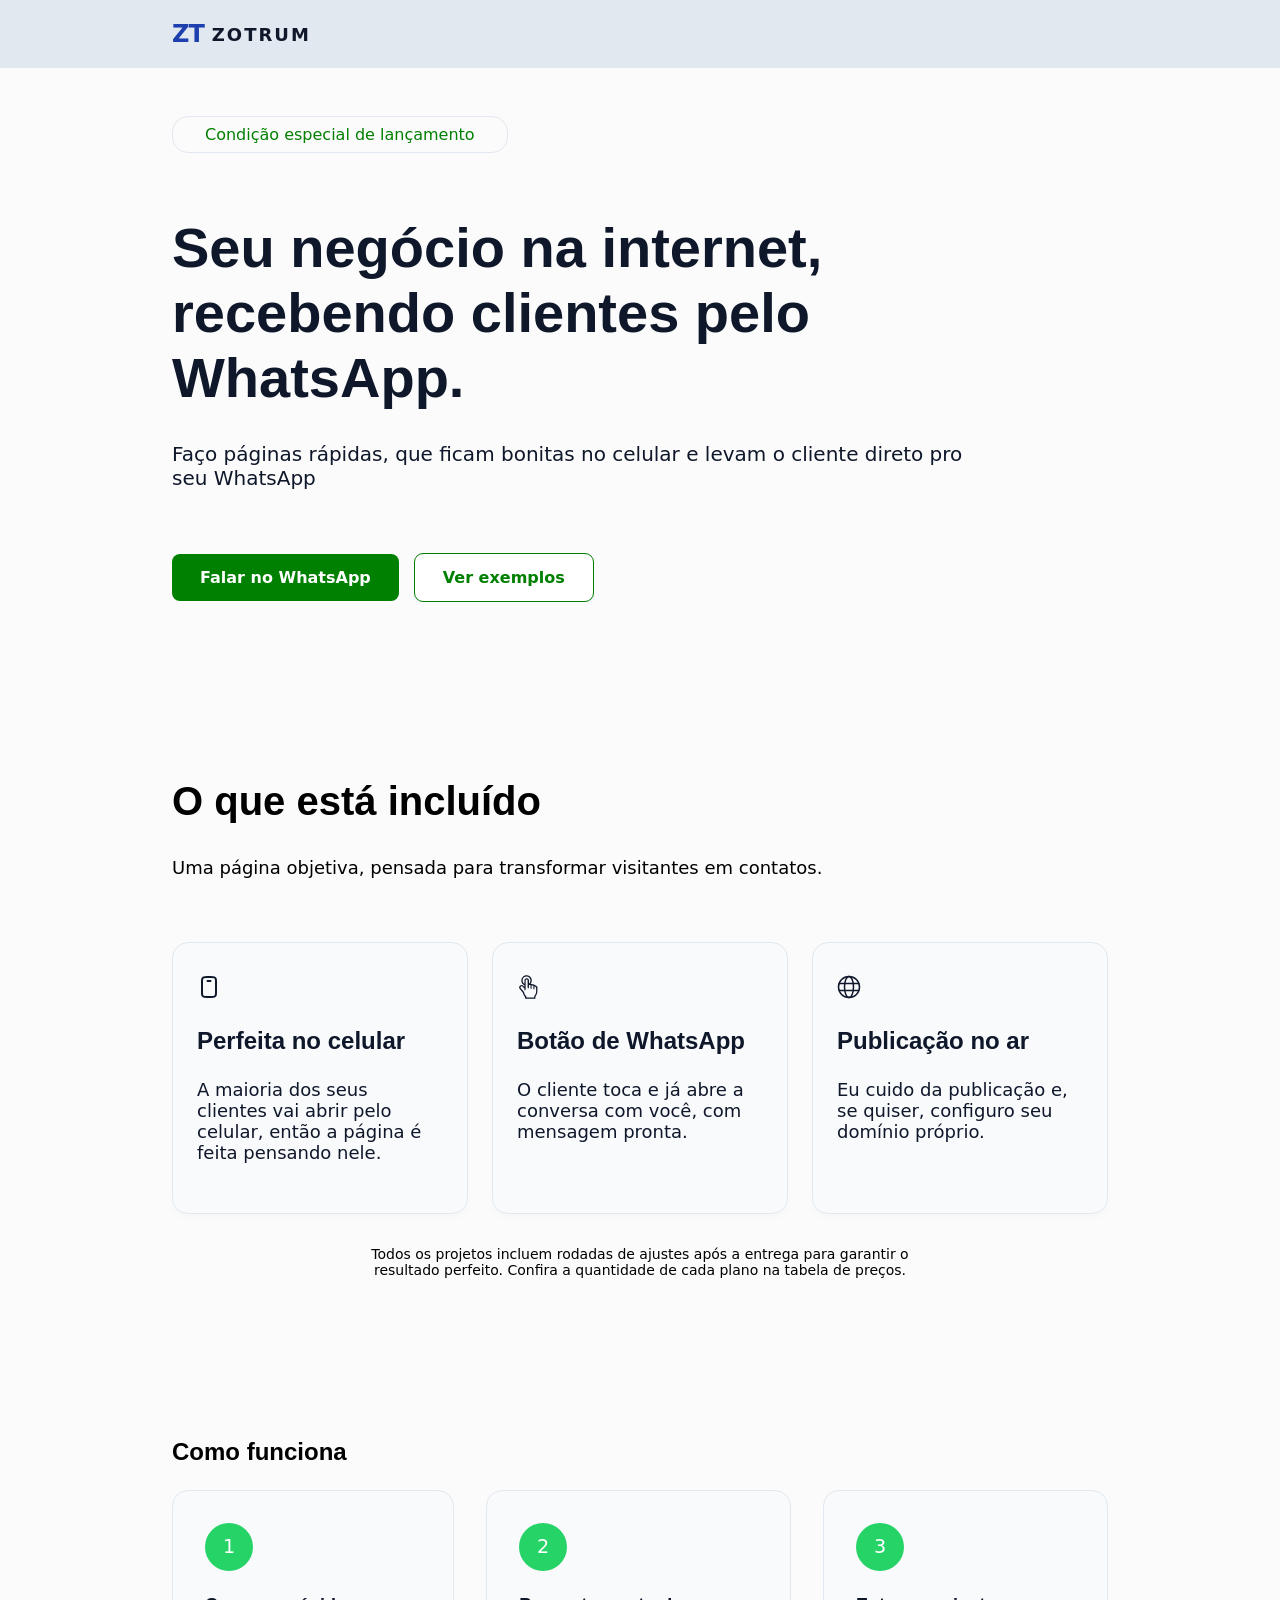
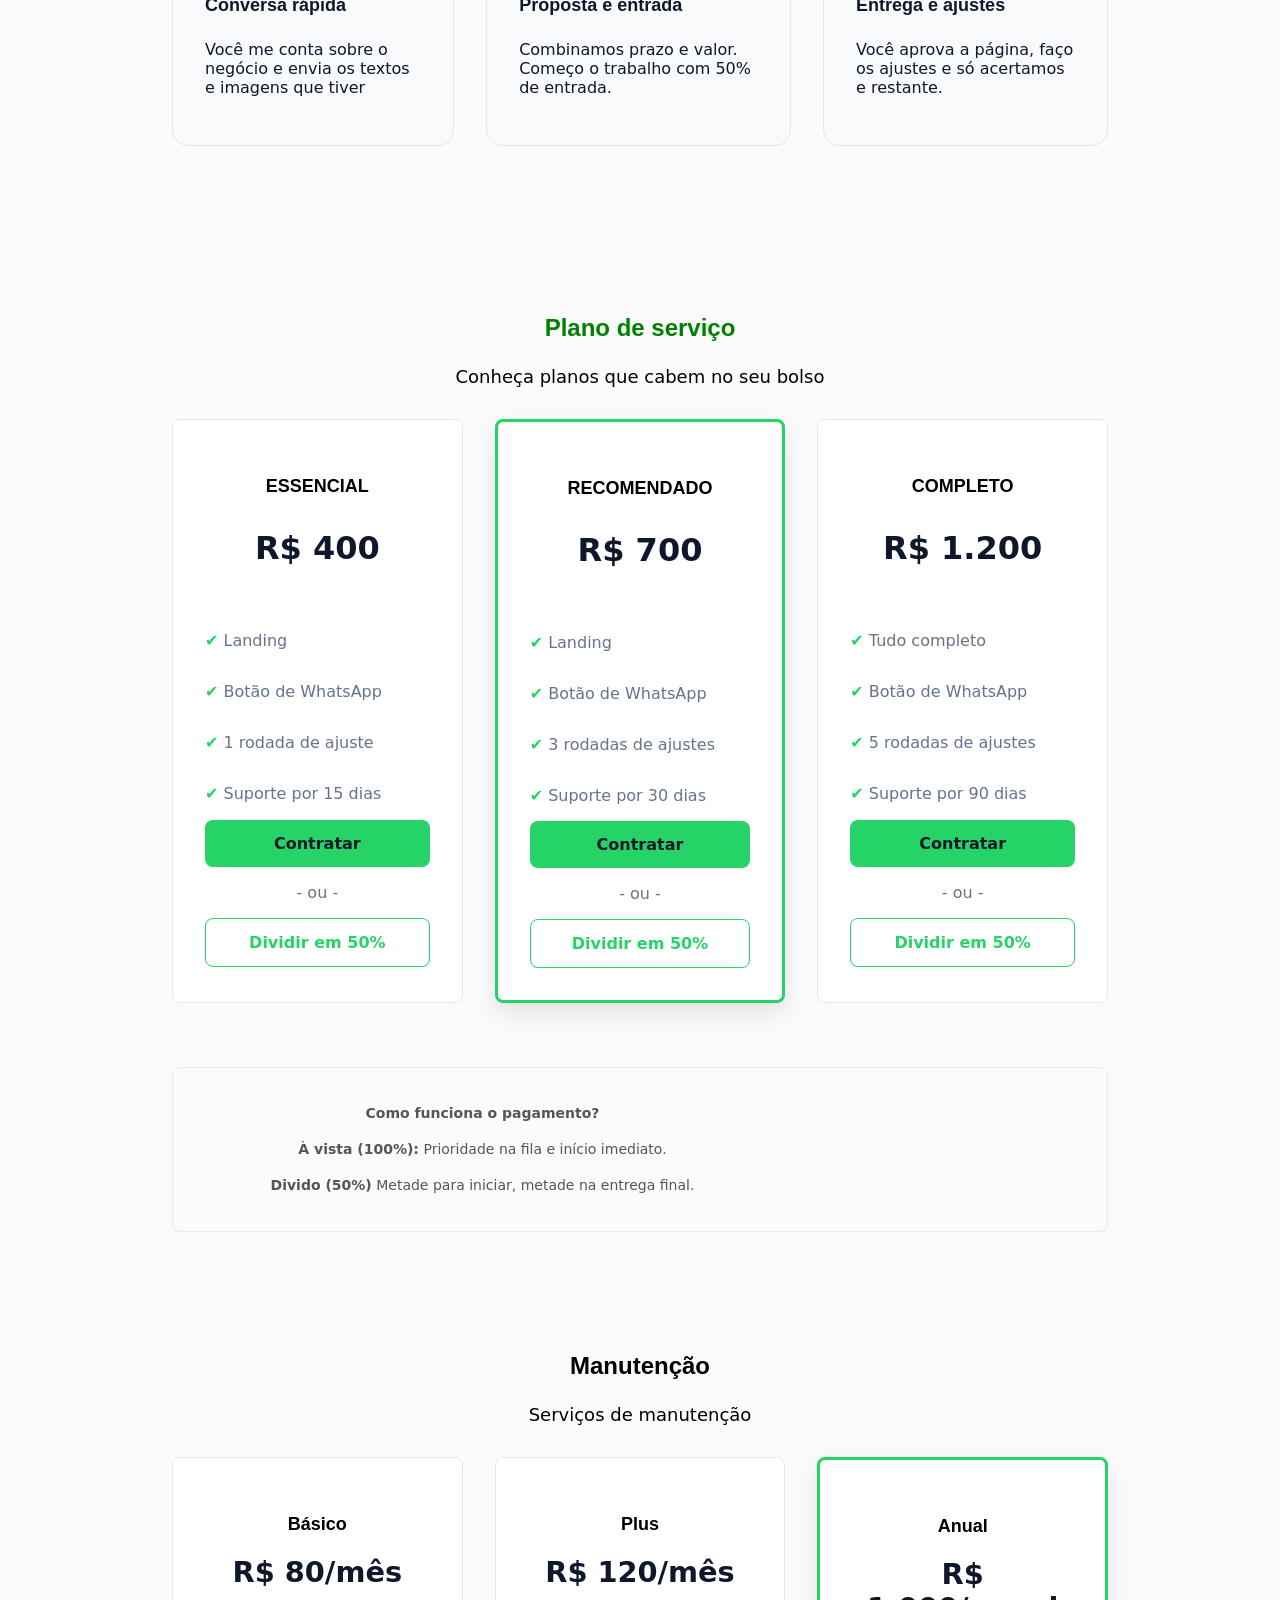
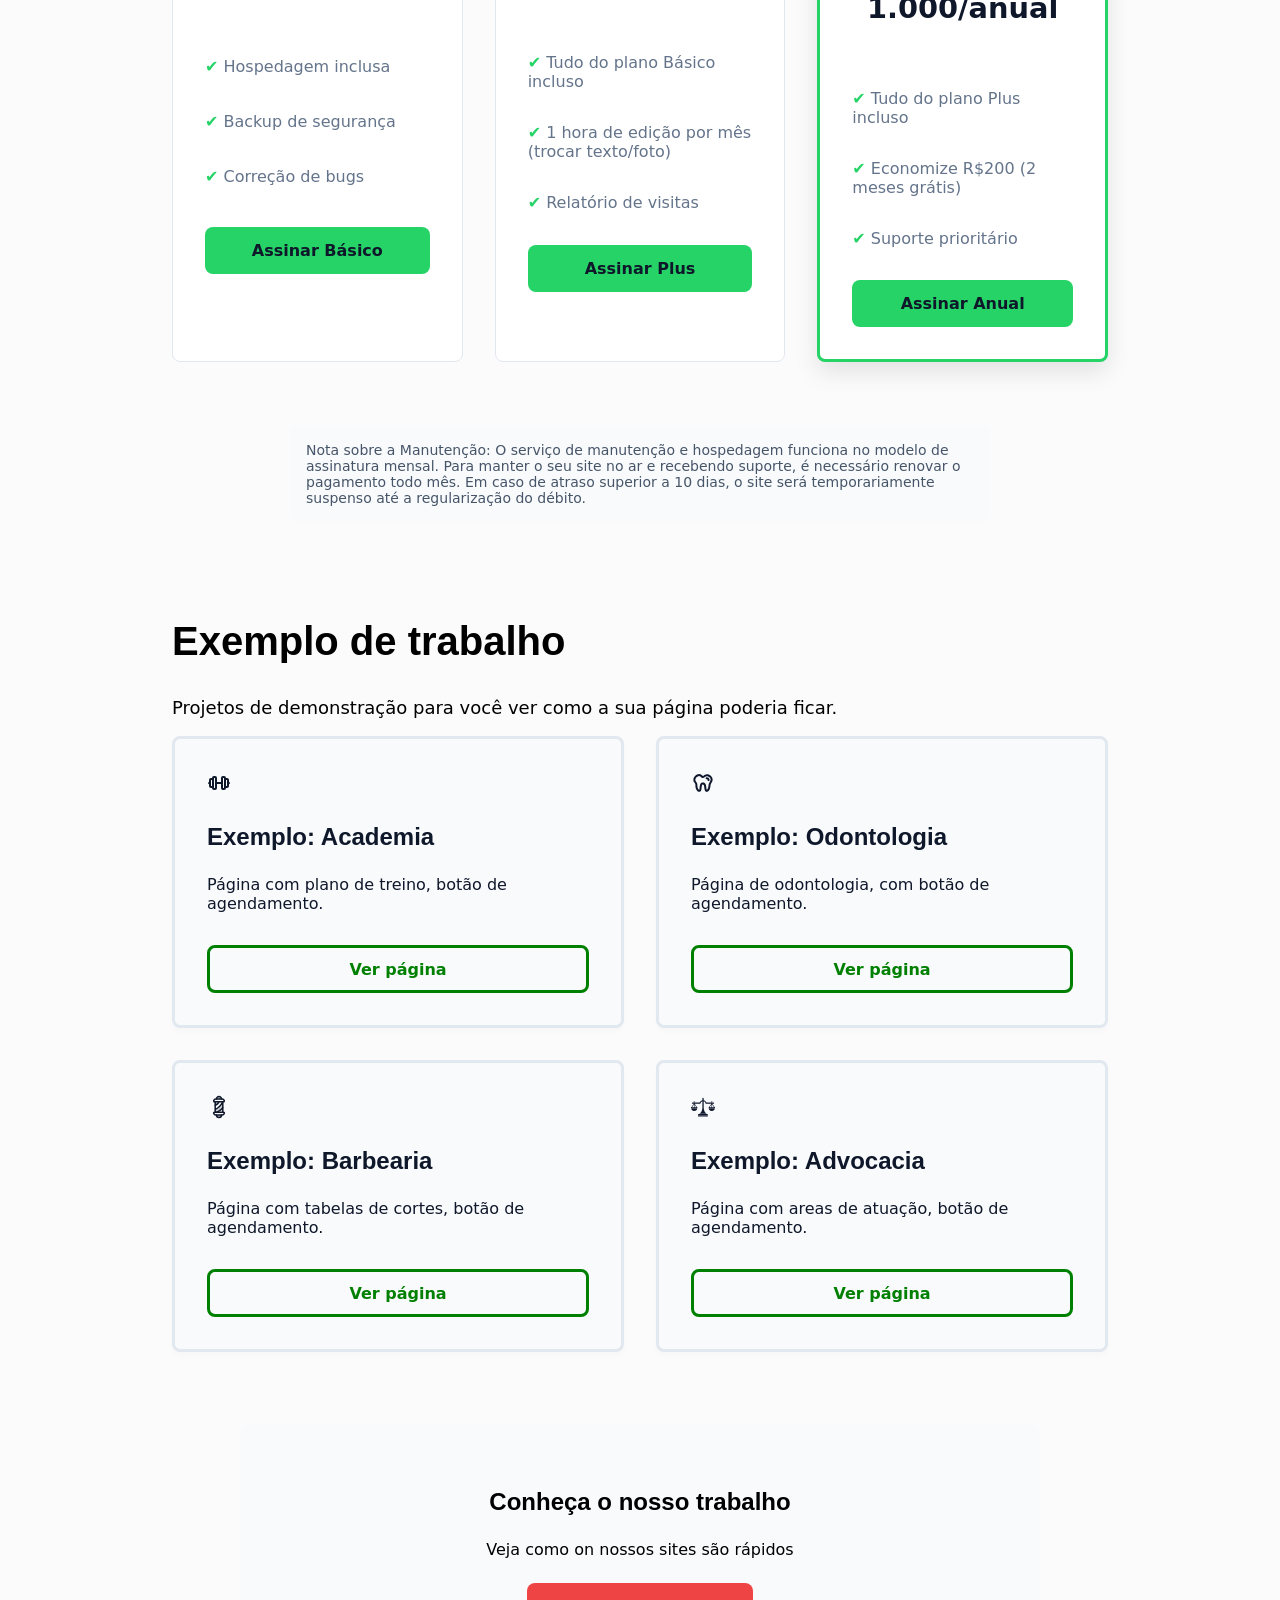
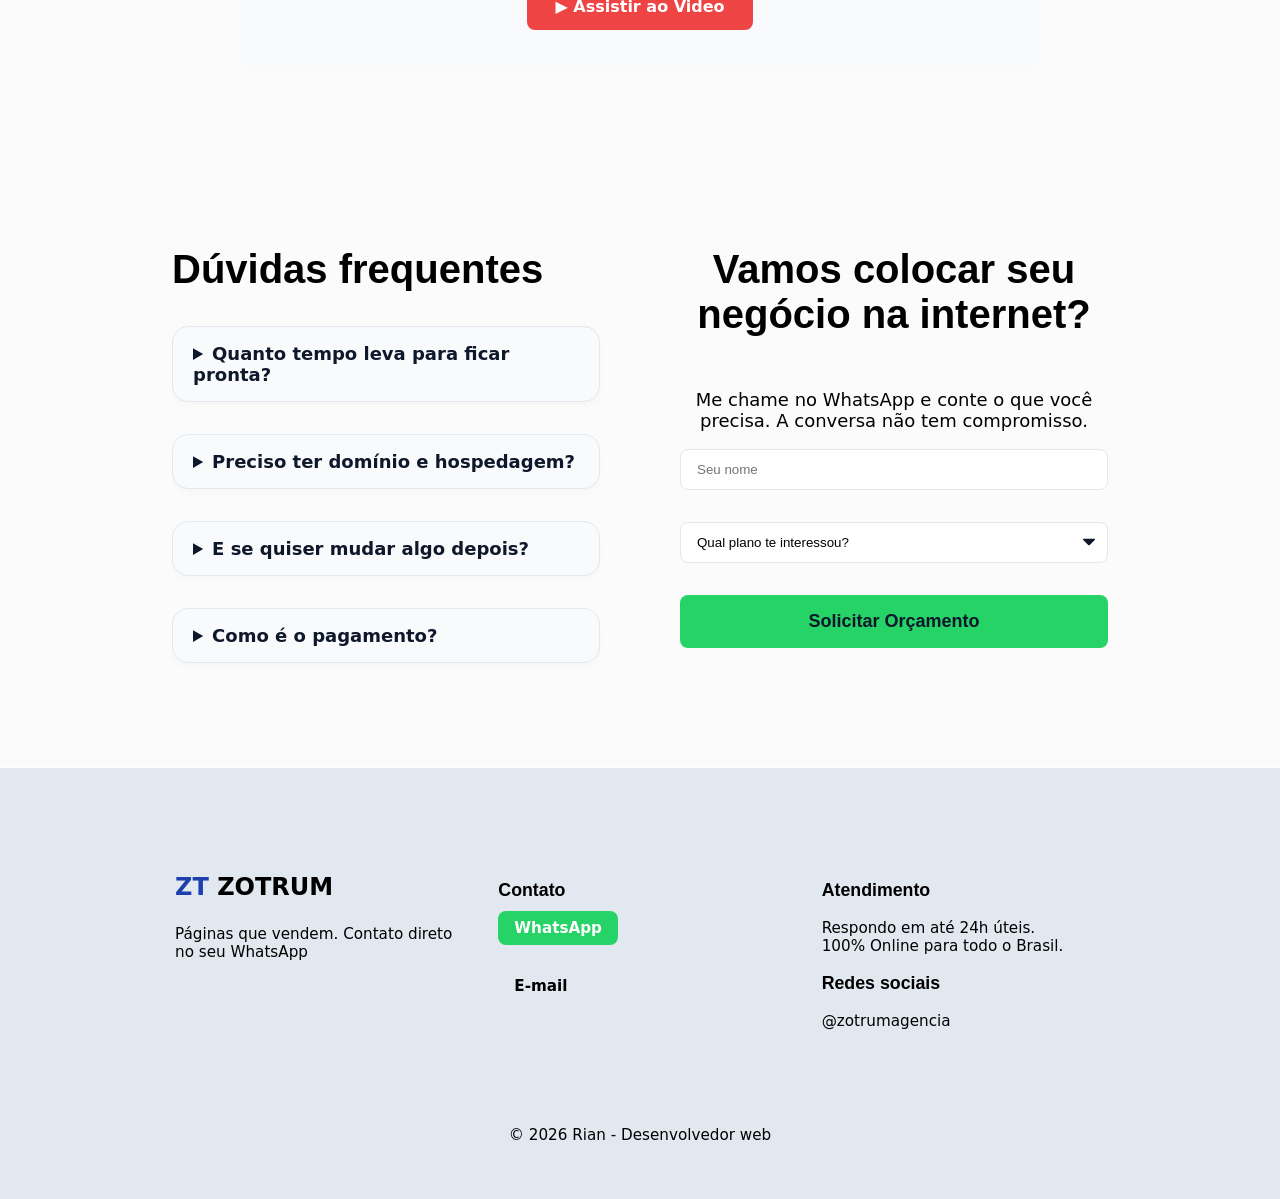
<file: index.html>
<!DOCTYPE html>
<html lang="pt-br">

<head>
    <meta charset="UTF-8">
    <meta name="viewport" content="width=device-width, initial-scale=1.0">
    <meta name="description" content="Crio landing pages rápidas e profissionais para o negócios locais. Transforme visitantes em cliente direto no seu WhatsApp.">
    <meta name="author" content="Zotrum - Criação de Landing Pages">
    <meta name="google-site-verification" content="9Zr6qk0XV6tUlLZiR6bk1C2ID2Ie1crljeu6cW48EXo" />
    <meta property="og:title" content="Zotrum | Landing Pages que geram clientes">
    <meta property="og:description" content="Páginas rápidas e focadas em conversão via WhatsApp. Veja meu portfólio.">
    <meta property="og:url" content="https://zotrum-dev.github.io/zotrum/">
    <meta property="og:type" content="website">
     

    <link rel="stylesheet" href="zotrum/src/style.css">
    <link rel="shortcut icon" href="zotrum/favicon/favicon.ico" type="image/x-icon">
    <title>zotrum</title>

</head>

<body>
    <header>
        <div class="container-header">
        <a href="#" class="logo">
            <span class="logo-icone">ZT</span>
            <span class="logo-texto">ZOTRUM</span>
        </a>
        </div>
    </header>

    <main>
       
        <div class="container-main">
         <a href="https://wa.me/5573981459793?text=Ol%C3%A1!%20Estou%20no%20celular%20e%20quero%20tirar%20uma%20d%C3%BAvida." target="_blank" class="whatsapp">
  <svg viewBox="0 0 24 24" width="30" height="30" fill="white"><path d="M17.472 14.382c-.297-.149-1.758-.867-2.03-.967-.273-.099-.471-.148-.67.15-.197.297-.767.966-.94 1.164-.173.199-.347.223-.644.075-.297-.15-1.255-.463-2.39-1.475-.883-.788-1.48-1.761-1.653-2.059-.173-.297-.018-.458.13-.606.134-.133.298-.347.446-.52.149-.174.198-.298.298-.497.099-.198.05-.371-.025-.52-.075-.149-.669-1.612-.916-2.207-.242-.579-.487-.5-.669-.51-.173-.008-.371-.01-.57-.01-.198 0-.52.074-.792.372-.272.297-1.04 1.016-1.04 2.479 0 1.462 1.065 2.875 1.213 3.074.149.198 2.096 3.2 5.077 4.487.709.306 1.262.489 1.694.625.712.227 1.36.195 1.871.118.571-.085 1.758-.719 2.006-1.413.248-.694.248-1.289.173-1.413-.074-.124-.272-.198-.57-.347m-5.421 7.403h-.004a9.87 9.87 0 01-5.031-1.378l-.361-.214-3.741.982.998-3.648-.235-.374a9.86 9.86 0 01-1.51-5.26c.001-5.45 4.436-9.884 9.888-9.884 2.64 0 5.122 1.03 6.988 2.898a9.825 9.825 0 012.893 6.994c-.003 5.45-4.437 9.884-9.885 9.884m8.413-18.297A11.815 11.815 0 0012.05 0C5.495 0 .16 5.335.157 11.892c0 2.096.547 4.142 1.588 5.945L.057 24l6.305-1.654a11.882 11.882 0 005.683 1.448h.005c6.554 0 11.89-5.335 11.893-11.893a11.821 11.821 0 00-3.48-8.413Z"/></svg> 
</a>

        <!-- 1º seção de conteúdo -->

        <section class="hero">
            <div class="hero2">
                <div class="container-hero2">
                <p class="pHe">Condição especial de lançamento</p>
                <h1>Seu negócio na internet, recebendo clientes pelo WhatsApp.</h1>
                <p>Faço páginas rápidas, que ficam bonitas no celular e levam o cliente direto pro seu WhatsApp</p>


                <!-- Links -->

                <ul>
                    <li><a href="https://wa.me/5573981459793?text=Ol%C3%A1!%20Vi%20seu%20site%20e%20quero%20saber%20mais%20sobre%20a%20cria%C3%A7%C3%A3o%20de%20landing%20pages." target="_blank">Falar no WhatsApp</a></li>
                    <li><a id="hero-a" href="#explo">Ver exemplos</a></li>
                </ul>
            </div>
            </div>
        </section>


        <!-- 2º seção de conteúdo -->

        <section class="servico">

            <!-- 1º Container de serviço -->

            <div class="lista-servico">
                <h2>O que está incluído</h2>
                <p>Uma página objetiva, pensada para transformar visitantes em contatos.</p>


                <!-- bloco de texto em listas da seção de serviço -->

                <ul>

                    <li>
                        <svg class="icon" xmlns="http://www.w3.org/2000/svg" width="1em" height="1em" viewBox="0 0 24 24"><title>smartphone</title><path fill="none" stroke="currentColor" stroke-linecap="round" stroke-linejoin="round" stroke-width="2" d="M10.5 6h3M5 6.8v10.4c0 1.68 0 2.52.327 3.162a3 3 0 0 0 1.311 1.311C7.28 22 8.12 22 9.8 22h4.4c1.68 0 2.52 0 3.162-.327a3 3 0 0 0 1.311-1.311C19 19.72 19 18.88 19 17.2V6.8c0-1.68 0-2.52-.327-3.162a3 3 0 0 0-1.311-1.311C16.72 2 15.88 2 14.2 2H9.8c-1.68 0-2.52 0-3.162.327a3 3 0 0 0-1.311 1.311C5 4.28 5 5.12 5 6.8"/></svg>
                        <h3>Perfeita no celular</h3>
                        <p>A maioria dos seus clientes vai abrir pelo celular, então a página é feita pensando nele.</p>
                    </li>
                    <li>
                        <svg class="icon" xmlns="http://www.w3.org/2000/svg" width="1em" height="1em" viewBox="0 0 36 36"><title>cursor-hand-click-line</title><path fill="currentColor" d="M30.4 17.6c-1.8-1.9-4.2-3.2-6.7-3.7q-1.65-.45-3.3-.6c2.8-3.3 2.3-8.3-1-11.1s-8.3-2.3-11.1 1s-2.3 8.3 1 11.1c.6.5 1.2.9 1.8 1.1v2.2l-1.6-1.5c-1.4-1.4-3.7-1.4-5.2 0c-1.4 1.4-1.5 3.6-.1 5l4.6 5.4c.2 1.4.7 2.7 1.4 3.9c.5.9 1.2 1.8 1.9 2.5v1.9c0 .6.4 1 1 1h13.6c.5 0 1-.5 1-1v-2.6c1.9-2.3 2.9-5.2 2.9-8.1v-5.8c.1-.4 0-.6-.2-.7m-22-9.4c0-3.3 2.7-5.9 6-5.8c3.3 0 5.9 2.7 5.8 6c0 1.8-.8 3.4-2.2 4.5v-5a3.4 3.4 0 0 0-3.4-3.2c-1.8-.1-3.4 1.4-3.4 3.2v5.2c-1.7-1-2.7-2.9-2.8-4.9M28.7 24c.1 2.6-.8 5.1-2.5 7.1c-.2.2-.4.4-.4.7v2.1H14.2v-1.4c0-.3-.2-.6-.4-.8c-.7-.6-1.3-1.3-1.8-2.2c-.6-1-1-2.2-1.2-3.4c0-.2-.1-.4-.2-.6l-4.8-5.7c-.3-.3-.5-.7-.5-1.2c0-.4.2-.9.5-1.2c.7-.6 1.7-.6 2.4 0l2.9 2.9v3l1.9-1V7.9c.1-.7.7-1.3 1.5-1.2c.7 0 1.4.5 1.4 1.2v11.5l2 .4v-4.6c.1-.1.2-.1.3-.2c.7 0 1.4.1 2.1.2v5.1l1.6.3v-5.2l1.2.3c.5.1 1 .3 1.5.5v5l1.6.3v-4.6c.9.4 1.7 1 2.4 1.7z" class="clr-i-outline clr-i-outline-path-1"/><path fill="none" d="M0 0h36v36H0z"/></svg>
                        <h3>Botão de WhatsApp</h3>
                        <p>O cliente toca e já abre a conversa com você, com mensagem pronta.</p>
                    </li>
                    <li>
                        <svg class="icon" xmlns="http://www.w3.org/2000/svg" width="1em" height="1em" viewBox="0 0 48 48"><title>web</title><g fill="none" stroke="currentColor" stroke-width="3"><path stroke-linejoin="round" d="M3 24a21 21 0 1 0 42 0a21 21 0 1 0-42 0"/><path stroke-linejoin="round" d="M15 24a9 21 0 1 1 18 0a9 21 0 1 1-18 0"/><path stroke-linecap="round" d="M4.5 31h39m-39-14h39"/></g></svg>
                        <h3>Publicação no ar</h3>
                        <p>Eu cuido da publicação e, se quiser, configuro seu domínio próprio.</p>
                    </li>
                    
                   

                </ul>

            <p class="nota-servico">Todos os projetos incluem rodadas de ajustes após a entrega para garantir o resultado perfeito. Confira a quantidade de cada plano na tabela de preços.</p>

                <div class="Container-servico">
                    <h3>Como funciona</h3>

                    <!-- 2º bloco de textos de seção serviço-->

                    <div class="blocos-Servico">
                        <div>
                            <span>1</span>
                            <h4>Conversa rápida</h4>
                            <p>Você me conta sobre o negócio e envia os textos e imagens que tiver</p>
                        </div>

                        <!-- 2º bloco de serviço seção -->

                        <div>
                            <span>2</span>
                            <h4>Proposta e entrada</h4>
                            <p>Combinamos prazo e valor. Começo o trabalho com 50% de entrada.</p>
                        </div>

                        <!-- 3º bloco de serviço seção -->

                        <div>
                            <span>3</span>
                            <h4>Entrega e ajustes</h4>
                            <p>Você aprova a página, faço os ajustes e só acertamos e restante.</p>
                        </div>
                    </div>

                </div>

            </div>

            <!-- 2º Container da seção serviço -->

            <div class="servico2">
                <h3>Plano de serviço</h3>

                <p id="pServico">Conheça planos que cabem no seu bolso</p>

                <!-- Painel de preço -->

                <div class="servico3">


                    <div class="cards1">

                        
                        <h4>ESSENCIAL</h4>

                        <p class="precos">R$ 400</p>

                        <span><p><span class="marker">✔️</span> Landing</p></span>
                        <span><p><span class="marker">✔️</span> Botão de WhatsApp</p></span>
                        <span><p><span class="marker">✔️</span> 1 rodada de ajuste</p></span>
                        <span><p class="p-essenc"><span class="marker">✔️</span> Suporte por 15 dias</p></span>


                        <a href="https://www.asaas.com/000/c/f9hl9nmqykxnvmv5" target="_blank">Contratar</a>
                        <p class="text-link">- ou -</p>
                        <a class="negociar" href="https://wa.me/5573981459793?text=Ol%C3%A1!%20Quero%20negociar%20a%20entrada%20de%2050%25%20do%20plano%20Essencial." target="_blank">Dividir em 50%</a>

                        
                    </div>

                    <div id="cards2" class="cards1">
                        
                        <h4>RECOMENDADO</h4>

                        <p class="precos">R$ 700</p>
                        <span><p><span class="marker">✔️</span> Landing</p></span>
                       <span><p><span class="marker">✔️</span> Botão de WhatsApp</p></span>
                        <span><p><span class="marker">✔️</span> 3 rodadas de ajustes</p></span>
                        <span><p><span class="marker">✔️</span> Suporte por 30 dias</p></span>


                        <a class="LinkS3" href="https://www.asaas.com/000/c/a8648u9eowsdit6p" target="_blank">Contratar</a>
                        <p class="text-link">- ou -</p>
                        <a class="negociar" href="https://wa.me/5573981459793?text=Ol%C3%A1!%20Quero%20negociar%20a%20entrada%20de%2050%25%20do%20plano%20Recomendado." target="_blank">Dividir em 50%</a>

                        
                    </div>

                    <div  class="cards1">
                       
                        <h4>COMPLETO</h4>

                        <p class="precos">R$ 1.200</p>

                       <span><p><span class="marker">✔️</span> Tudo completo</p></span>
                       <span><p><span class="marker">✔️</span> Botão de WhatsApp</p></span>
                       <span><p><span class="marker">✔️</span> 5 rodadas de ajustes</p></span>
                       <span><p class="p-compl"><span class="marker">✔️</span> Suporte por 90 dias</p></span>


                        <a href="https://www.asaas.com/000/c/m9wt7hjychsy8qad" target="_blank">Contratar</a>
                        <p class="text-link">- ou -</p>
                        <a class="negociar" href="https://wa.me/5573981459793?text=Ol%C3%A1!%20Quero%20negociar%20a%20entrada%20de%2050%25%20do%20plano%20Completo." target="_blank">Dividir em 50%</a>
                        </div>

                    </div>

                    <div class="pagamento">
                        <p><strong>Como funciona o pagamento?</strong></p>
                        <p><strong>À vista (100%):</strong> Prioridade na fila e início imediato.</p>
                        <p><strong>Divido (50%)</strong> Metade para iniciar, metade na entrega final.</p>
                    </div>
                </div>

                

                <div class="manutencao">

                    <h3>Manutenção</h3>
                    <p id="pServico2">Serviços de manutenção</p>
                    <div class="card-manutencao">
                    <div class="card-basico">
                        <h4>Básico</h4>
                        <p class="preco">R$ 80/mês</p>
                        <span><p><span class="marker">✔️</span> Hospedagem inclusa</p></span>
                        <span><p><span class="marker">✔️</span> Backup de segurança</p></span>
                        <span><p class="pCardM"><span class="marker">✔️</span> Correção de bugs</p></span>

                       
                            <a href=" https://www.asaas.com/000/c/whkio8rjw0m5ndoi" target="_blank" rel="noopener">Assinar Básico</a>
                        
                        
                   
                </div>
                    <div> 
                        <h4>Plus</h4>
                        <p class="preco">R$ 120/mês</p>
                       <span><p><span class="marker">✔️</span> Tudo do plano Básico incluso</p></span>
                        <span><p><span class="marker">✔️</span> 1 hora de edição por mês (trocar texto/foto)</p></span>
                        <span><p class="pCardM2"><span class="marker">✔️</span> Relatório de visitas</p></span>
                       
                             <a href="https://www.asaas.com/000/c/und7nrnibrob3gm5" target="_blank" rel="noopener">Assinar Plus</a>
                        
                       
                    </div>
                    <div class="card-recomendado">
                        <h4>Anual</h4>
                        <p class="preco">R$ 1.000/anual</p>
                        <span><p><span class="marker">✔️</span> Tudo do plano Plus incluso</p></span>
                        <span><p><span class="marker">✔️</span> Economize R$200 (2 meses grátis) </p></span>
                        <span><p><span class="marker">✔️</span> Suporte prioritário</p></span>

                       
                        <a href="https://www.asaas.com/000/c/j41gr5f1wpr63kef" target="_blank" rel="noopener">Assinar Anual</a>
                      
                    </div>
                    </div>

                   
                   
                    <p class="nota-rodape"><string>Nota sobre a Manutenção:</string> O serviço de manutenção e hospedagem funciona no modelo de assinatura mensal. Para manter o seu site no ar e recebendo suporte, é necessário renovar o pagamento todo mês. Em caso de atraso superior a 10 dias, o site será temporariamente suspenso até a regularização do débito.</p>
                </div>
            </div>
        </section>

        <section id="explo" class="sobre">
            <div class="sobre2">
                <h2>Exemplo de trabalho</h2>
                <p>Projetos de demonstração para você ver como a sua página poderia ficar.</p>

                <!-- 1º Bloco da 3º seção -->
                <div class="sobre3">

                   <div class="div-personal">
                   <svg class="icon" xmlns="http://www.w3.org/2000/svg" width="1em" height="1em" viewBox="0 0 24 24"><title>barbell</title><path fill="none" stroke="currentColor" stroke-linecap="round" stroke-linejoin="round" stroke-width="2" d="M2 12h1m3-4H4a1 1 0 0 0-1 1v6a1 1 0 0 0 1 1h2m0-9v10a1 1 0 0 0 1 1h1a1 1 0 0 0 1-1V7a1 1 0 0 0-1-1H7a1 1 0 0 0-1 1m3 5h6m0-5v10a1 1 0 0 0 1 1h1a1 1 0 0 0 1-1V7a1 1 0 0 0-1-1h-1a1 1 0 0 0-1 1m3 1h2a1 1 0 0 1 1 1v6a1 1 0 0 1-1 1h-2m4-4h-1"/></svg>
                        <h3>Exemplo: Academia</h3>
                        <small><p>Página com plano de treino, botão de agendamento.</p></small>
                        <a href="./zotrum/pages/treiner-Personal.html">Ver página</a>
                    </div>

                    <div>
                        <svg class="icon" xmlns="http://www.w3.org/2000/svg" width="1em" height="1em" viewBox="0 0 12 12"><title>dentist-12-regular</title><path fill="currentColor" d="M7.812 3.078a.5.5 0 1 0 0 1a.46.46 0 0 1 .315.104c.067.058.146.174.167.41a.5.5 0 1 0 .996-.088c-.04-.445-.21-.814-.499-1.07a1.46 1.46 0 0 0-.98-.356m-2.346-.979a2.32 2.32 0 0 0-1.954-.492a2.83 2.83 0 0 0-1.496.84c-.397.419-.799.981-.824 1.796c-.011.37.035.97.376 1.43c.311.436.47.662.552.882c.087.256.092.53.092.953v.007c.005.412.092.982.304 1.505c.206.512.574 1.076 1.203 1.307l.022.008l.022.006c.364.097.742.071 1.035-.2c.249-.233.342-.566.39-.824c.046-.244.068-.527.09-.792a8 8 0 0 1 .113-.954c.152-.702.335-.798.371-.81c.323-.085.515.02.646.32c.168.385.218.942.265 1.49c.047.537.16 1.064.4 1.418c.127.187.321.37.599.43c.28.062.542-.023.757-.159c.765-.483 1.175-1.467 1.28-2.687c.054-.565.111-.805.189-.992a3 3 0 0 1 .225-.422c.062-.105.138-.234.235-.407c.154-.277.42-.8.45-1.422c.03-.656-.205-1.374-.962-1.981c-.698-.57-1.368-.793-1.985-.762c-.61.031-1.094.308-1.435.601l-.015.013l-.013.013c-.306.306-.397.302-.4.302c-.001 0-.036-.002-.122-.058a2.4 2.4 0 0 1-.368-.321l-.02-.02zM2.75 3.126a1.83 1.83 0 0 1 .957-.538a1.32 1.32 0 0 1 1.11.272c.328.33.694.636 1.14.655c.47.02.835-.282 1.135-.58c.226-.19.502-.333.821-.35c.317-.015.752.09 1.303.54l.004.003c.502.402.606.809.59 1.155c-.019.38-.188.736-.324.98q-.091.164-.179.31c-.13.222-.249.422-.333.626c-.135.328-.203.688-.26 1.281v.005c-.094 1.098-.444 1.694-.818 1.93h-.002c-.087-.136-.18-.441-.223-.93l-.006-.064c-.042-.492-.102-1.196-.339-1.74c-.128-.293-.33-.595-.658-.78c-.354-.202-.786-.215-1.173-.104c-.558.16-.89.688-1.081 1.565l-.001.005a9 9 0 0 0-.13 1.054l-.001.017c-.022.279-.04.506-.076.695l-.009.056c-.016.107-.033.22-.152.191c-.233-.095-.443-.343-.601-.735a3.2 3.2 0 0 1-.231-1.172c0-.385 0-.818-.147-1.248c-.154-.419-.427-.793-.693-1.147c-.136-.18-.19-.497-.18-.805c.014-.464.23-.801.553-1.141z"/></svg>
                        <h3>Exemplo: Odontologia</h3>
                        <p>Página de odontologia, com botão de agendamento.</p>
                        <a href="./zotrum/pages/clinica-odontol.html">Ver página </a>
                    </div>

                     <div>
                        <svg class="icon" xmlns="http://www.w3.org/2000/svg" width="1em" height="1em" viewBox="0 0 24 24"><title>barbershop</title><g fill="none"><rect width="4.46" height="2.35" x="9.77" y="1.66" fill="currentColor" opacity=".2" rx="1"/><rect width="4.46" height="2.35" x="9.77" y="19.99" fill="currentColor" opacity=".2" rx="1"/><rect width="3.77" height="2.41" fill="currentColor" opacity=".2" rx="1" transform="matrix(.75752 -.65282 .67484 .73797 7.4 8.2)"/><path fill="currentColor" d="M8.13 15.87c-.06-.33-.08-.5-.05-.66a1 1 0 0 1 .12-.32c.08-.14.21-.25.48-.48l5.8-4.94a.92.92 0 0 1 1.43.31q.08.2.07.4l-.11 2.15c-.03.44-.04.66-.14.85s-.28.32-.64.6l-4.18 3.15c-.27.2-.4.3-.56.36q-.12.05-.26.05c-.16.02-.33-.03-.66-.1l-.04-.02c-.42-.1-.63-.15-.8-.26a1 1 0 0 1-.27-.3c-.1-.16-.13-.37-.2-.79" opacity=".2"/><path stroke="currentColor" stroke-linecap="round" stroke-linejoin="round" stroke-width="1.5" d="M14.49 4.01a2.49 2.49 0 1 0-4.98 0m4.98 15.98a2.49 2.49 0 0 1-4.98 0m6.29-2.72V6.73M8.2 17.27V6.73"/><path stroke="currentColor" stroke-linecap="round" stroke-linejoin="round" stroke-width="1.5" d="M8.95 4.01h6.1c1.07 0 2 .73 2.25 1.77a.77.77 0 0 1-.75.95h-9.1a.77.77 0 0 1-.75-.96a2.3 2.3 0 0 1 2.25-1.76m0 15.98h6.1c1.07 0 2-.73 2.25-1.77a.77.77 0 0 0-.75-.95h-9.1c-.5 0-.87.47-.75.96a2.3 2.3 0 0 0 2.25 1.76"/><path stroke="currentColor" stroke-linecap="round" stroke-linejoin="round" stroke-width="1.5" d="M8.28 10.23s1-.14 2.23-1.34c1.23-1.19 1.38-2.16 1.38-2.16m-3.41 7.42s1.72-.4 3.98-2.6c2.27-2.2 2.67-3.86 2.67-3.86m-5.68 9.54s1.43-.2 3.56-1.78c2.13-1.59 2.7-2.87 2.7-2.87"/></g></svg>
                        <h3>Exemplo: Barbearia</h3>
                        <p>Página com tabelas de cortes, botão de agendamento.</p>
                         
                        <a href="./zotrum/pages/Barbearia.html">Ver página</a>
                    </div>

                    <div>
                        <svg class="icon" xmlns="http://www.w3.org/2000/svg" width="1em" height="1em" viewBox="0 0 50 50"><title>lawyer</title><path fill="currentColor" d="M.3 27.58a6.457 6.457 0 0 0 12.81 0H.31zm34.89 13c0 .55-.45 1-1 1H15.53c-.55 0-1-.45-1-1s.45-.99 1-.99h18.66c.55 0 1 .44 1 .99m-20.54 1.51h20.44v2.89H14.65zm22.26-14.51a6.46 6.46 0 0 0 6.4 5.63a6.45 6.45 0 0 0 6.4-5.63zm12.45-2.01l-5.24-7.22h2.8c.68 0 1.23-.56 1.23-1.25c0-.68-.55-1.24-1.23-1.24H32.07a7.33 7.33 0 0 0-5.63-4.73v-3.9c0-.69-.56-1.25-1.25-1.25l-.12.01l-.12-.01c-.69 0-1.24.55-1.24 1.25v3.9a7.35 7.35 0 0 0-5.63 4.73H3.23c-.68 0-1.23.55-1.23 1.24s.55 1.25 1.23 1.25h2.68L.67 25.57H.02v1.33h13.4v-1.33h-.66l-5.24-7.22h12.17c0-.28.03-.56.07-.82c.04-.12.07-.25.07-.38a5.32 5.32 0 0 1 3.9-3.93v13.7h-.05c-.11 5.15-2.56 9.65-6.19 12.17H32.7c-3.64-2.52-6.09-7.02-6.2-12.17h-.05v-13.7c1.93.47 3.44 2 3.89 3.93c0 .13.03.26.08.38c.04.27.07.54.07.82h12.04l-5.24 7.22h-.65v1.33h13.39v-1.33h-.65zm-43.18 0H2l4.18-5.76v5.77zm1.07 0v-5.76l4.18 5.77H7.25zm35.53 0h-4.19l4.19-5.76v5.77zm1.07 0v-5.76l4.19 5.77h-4.19zM7.96 14.12c0 .68-.56 1.24-1.24 1.24c-.69 0-1.25-.56-1.25-1.24c0-.69.56-1.25 1.25-1.25c.68 0 1.24.56 1.24 1.25m36.6-.07c0 .69-.56 1.24-1.24 1.24c-.69 0-1.24-.55-1.24-1.24s.55-1.25 1.24-1.25s1.24.56 1.24 1.25"/></svg>
                        <h3>Exemplo: Advocacia</h3>
                        <p class="p-adv">Página com areas de atuação, botão de agendamento.</p>
                        <a href="./zotrum/pages/advocacia.html">Ver página</a>
                    </div>
                    
                    

                    <!-- 2º Bloco da 3º seção -->

                    
                </div>


                <div class="container-video">

                    <h3>Conheça o nosso trabalho</h3>
                    <p>Veja como on nossos sites são rápidos</p>

                  <a class="btn-video" href="https://youtu.be/qKsJCSNDym8?feature=shared" target="_blank" rel="noopener">▶ Assistir ao Video</a>
                </div>
            </div>
        </section>

        <div  class="FAQ">
            <!-- FAQ do rodapé -->

            <section class="FAQ2">
                <h2>Dúvidas frequentes</h2>
                <details>
                    <summary>Quanto tempo leva para ficar pronta?</summary>
                   <small><p>Em geral, de 3 a 7 dias depois que eu receber os textos e imagens. Combinamos o prazo exato na proposta.
                    </p></small> 
                </details>

                <details>
                    <summary>Preciso ter domínio e hospedagem?</summary>
                    <small><p>Não. Eu publico a página para você e explico as opções de domínio próprio (como.com.br) se quiser um endereço personalizado.</p></small>
                  
                </details>

                <details>
                    <summary>E se quiser mudar algo depois?</summary>
                    <small><p>Os ajustes combinados estão incluídos. Mudanças futuras podem ser feitas à parte, com um valor combinado antes.</p></small>
                   
                </details>

                <details>
                    <summary>Como é o pagamento?</summary>
                    <small> <p>50% de entrada para começar e o restante na aprovação final. Aceito Pix. Ou se preferir pagar 100% a entrada.</p></small>
                   
                </details>
            </section>

            <!-- bloco de textos do rodapé  -->

            <section class="CTA">
                <h2>Vamos colocar seu negócio na internet?</h2>
                <p>Me chame no WhatsApp e conte o que você precisa. A conversa não tem compromisso.</p>
                <form class=form-CTA>
                   
                    <input name="nome" type="text" id="nome" placeholder="Seu nome" required>
                    <select name="" id="plano">

                        <option disabled selected value="">Qual plano te interessou?</option>
                        <option value="Essencial">Essencial</option>
                        <option value="Recomendado">Recomendado</option>
                        <option value="Completo">Completo</option>
                    </select>

                    <button class="btn-enviar" type="button">Solicitar Orçamento</button>
                </form>
               
            </section>

        </div>


    </main>


    <!-- Rodapé -->

    <footer>

    <div class="container-footer-global">
            <div class="container-footer">
                <div class="footer-col">
                    <p class="marca-footer"> <span>ZT</span>  ZOTRUM</p>
                    <p>Páginas que vendem. Contato direto no seu WhatsApp</p>
                </div>

                <div class="footer-col">
                    <h3>Contato</h3>

                   <ul>
                    <li><a class="footer-a" href="https://wa.me/5573981459793?text=Ol%C3%A1!%20Vi%20o%20site%20da%20Zotrum%20e%20quero%20um%20or%C3%A7amento%20para%20o%20meu%20neg%C3%B3cio." target="_blank">WhatsApp</a></li>
                    <li><a class="email" href="https://mail.google.com/mail/?view=cm&fs=1&to=riansilvamenezes394@gmail.com" target="_blank">E-mail</a></li>
                   </ul>
                </div>

                <div class="footer-col">
                    <h3>Atendimento</h3>

                    <ul class="list-info">
                        <li>Respondo em até 24h úteis.</li>
                        <li>100% Online para todo o Brasil.</li>
                    </ul>

                    <h3>Redes sociais</h3>
                    <ul class="lista-rede">
                        <ul>
                            <li>@zotrumagencia</li>
                        </ul>
                    </ul>
                </div>
            </div>
            <p class='copy'>© 2026 Rian - Desenvolvedor web</p>
</div>
    </footer>

    </div>
    <script src="zotrum/src/main.js"></script>
</body>

</html>
</file>
<file: zotrum/src/style.css>
/* Estilo da zotrum */

* {
    box-sizing: border-box;
}

html {
   scroll-behavior: smooth;
}


:root {

    /* Padrões de sombras para cards */
    --sombras: 0 4px 6px rgba(0, 0, 0, 0.02);

    /* padrões de colunas */

    --cln: repeat(auto-fit, minmax(280px, 1fr));

    /* Padrões de fonte de família  */

    --family-h3:  sans-serif;

    /* Padrões de cores */
    --cards:#f8fafc;
    --corTexto:#0f172a;
    --bordaCard:#e2e8f0;

    /* Radiu de botões */
    --botao:8px;
    --card:1rem;
}


/* Para fins de testes */

/* @media(min-width:320px) {

    body {
        border: 5px solid purple;
    }


} */


@media(min-width:768px) {

    body {
        border: none;
    }

    body .whatsapp{
        display:none;
    }

    header .container-header{
    max-width:1000px;
    margin:0 auto;
    padding-left:clamp(1px, 5vw, 2rem);
    /* outline:1px solid red; */
}

   
    .hero .hero2 ul{
        display:flex;
        flex-direction:row;

    }

    .hero .hero2 li{
       margin-right:16px;

    }

    body section a:hover{
    transform:scale(1.1);
    transition: 0.3s;
   
}

    section div {



    margin-bottom: 2rem;
    border-radius:0.5rem;




}
    .servico .lista-servico  ul{

        grid-template-columns: var(--cln);
    }

    .servico .blocos-Servico {
        grid-template-columns: repeat(3, auto);
       
    }

    section .servico3{
       grid-template-columns:repeat(3, 1fr);
      
    }

    section .card-manutencao {
        grid-template-columns:repeat(3, 1fr);
        
    }


    .sobre2 {
    /* outline:1px solid green; */
    max-width:1000px;
    margin:auto;
    
    }

    .sobre2 .sobre3 {
        grid-template-columns: repeat(2, 1fr);
       
    }

    .container-video iframe{
        height:450px;
    }

    body .container-footer {
        grid-template-columns:var(--cln);
        text-align:left;
    }

    body .FAQ{

        grid-template-columns:repeat(2, 1fr);
        gap:2rem;
        align-items:start;


    }

    .FAQ .FAQ2{
        grid-template-columns:1fr;

    }






}

body {
    display:grid;
    grid-template-columns:minmax(0, 1fr);
    margin: 0;
    font-family:system-ui, -apple-system, 'Segoe UI', Roboto, sans-serif;
   


}

body p{
    max-width:65ch;
}
/* body>* {
    outline: 1px solid blue;
} */

main {
     background-color:#f4f4f460;
}

main>* {
    /* outline: 1px solid green; */
    
    position:relative;
}

.container-main{
    max-width:1000px;
    margin:0 auto;
    
}



section h1, h2, h3, h4{ font-family:sans-serif}

header{
    padding:20px clamp(20px, 5vw, 40px);
    background-color:#e2e8f0;
}

.logo{
    display:flex;
    align-items: center;
    gap: 8px;
    text-decoration: none;
    border:none;
   

    
}

.logo:hover{
    background:none;
    outline: none;
}

.logo-icone{
    font-size: 1.5rem;
    font-weight:900;
    color:#1e40af;
    letter-spacing: -1px;
    border:none;
}

.logo-texto {
    font-size: 1.125rem;
    font-weight: 700;
    color:#0f172a;
    letter-spacing: 2px;
}




/* 1º seção hero */

.whatsapp{
    position:fixed;
    right:2ch;
    bottom:2ch;
    padding:1rem;
    color:white;
    border-radius:14px;
    background-color:#25D366;
    z-index:1;
    
}

.whatsapp:hover{
    transform: scale(1.05);
}

.hero2 {

    
    padding:0;

   
    
 
    


}


 .hero2 .pHe {

    animation-name: h1;
    animation-duration: 2s;
    transition: animation-duration 5s ;
    border-radius: 1rem;
    display: inline-block;
    padding: 0.5rem 2rem 0.5rem 2rem;
    font-size: 1rem;
    color: green;
    border:1px solid var(--bordaCard);
}

.hero2 h1 {
       
    font-size: clamp(2rem, 6vw, 3.5rem);
    color:var(--corTexto);
    margin-bottom:2rem;
    animation-name: h1;
    animation-duration: 2s;
    transition: animation-duration 5s ;
}

@keyframes h1{
    from{
        opacity:0;
        transform:translateY(-20px);
    }

    to{
        opacity:1;
        transform:translateY(0px)
    }
}

.hero2 p {
    font-size: clamp(18px, 2vw, 20px);
    color:var(--corTexto);
    margin-top:1rem;
    animation-name: h1;
    animation-duration: 2s;
    transition: animation-duration 5s ;
}



.hero2 ul {
    list-style: none;
    display: flex;
    flex-direction:column;
    padding: 0;
    margin-top: 4rem;
}

.hero2 a {
    text-decoration: none;
    display:inline-block;
    margin-bottom:2rem;
    background-color: green;
    padding: 14px 28px;
    border-radius: 8px;
    color: white;
    animation-name: h1;
    animation-duration: 2s;
    transition: animation-duration 5s ;

}



body a:hover {
    background-color: white;
    color: green;
    outline: 1px solid green;
}

#hero-a {
    background-color: white;
    outline: 1px solid green;
    color: green;
   
    
}

#hero-a:hover {
    background-color: green;
    color: white;
    
}

a {
    text-decoration: none;
    font-weight:700;
    
}

/* Expansão inverso geral de todas as seções */





section a:hover{
    transform:scale(1.02);
    transition: 0.3s;
   
}

/* Ajustes de subtítulos de seções */

section h2 {
    font-size: clamp(1.5rem, 4vw, 2.5rem);
    
}

section h3 {
    font-size: clamp(1.1rem, 3vw, 1.5rem );
    
}

/* Expansão inverso em todos div das seções  */

section div {

    padding:clamp(1rem, 3vw, 2rem);
    margin-bottom: 2rem;
    border-radius:0.5rem;
    
  
}





/* .servico div {
    outline: 1px solid green;

} */

/* 2º seção */

/* 1º container Lista de serviço pertencente a 2º seção */



.lista-servico p {
    font-size: clamp(1rem, 2vw, 18px);
 
}


.lista-servico ul {
    list-style: none;
    display: grid;
    grid-template-columns:1fr;
    padding: 0;
    gap: 1.5rem;
    /* border: 1px solid gray; */
    margin-top: 4rem;
}



.lista-servico li {
    padding: 32px 24px;
    /* border: 1px solid green; */
    border-radius: 1rem;
    box-shadow: var(--sombras);
    background-color:var(--cards);
    color:var(--corTexto);
    border:1px solid var(--bordaCard);
    transition: transform 0.3s;

}

.lista-servico li:hover{
    transform: scale(1.02);

}

.lista-servico li h3 {
    font-size: clamp(1.1rem, 3vw, 1.5rem);
}

.lista-servico li p {
    font-size: clamp(1rem, 2vw, 18px);

}
.servico .nota-servico{
    text-align:center;
    max-width:600px;
    font-size:0.875rem;
    margin:32px auto 0 auto;
    
  
}

.icon {
    
    width:24px;
    height:24px;
}

/* 2º Container: container-serviço da seção 2º */

.Container-servico {
    margin-top: 10rem;
    padding: 0;
    box-shadow: none;
}

.blocos-Servico {
    display: grid;
    grid-template-columns: 1fr;
    gap: 2rem;
    padding: 0;
    /* border: 1px solid green; */


}

.blocos-Servico h4 {
    font-size: clamp(1rem, 2vw, 18px);
    
  

}

.blocos-Servico p {
    font-size: 16px;
    

}

.blocos-Servico div {
    border: 1px solid var(--bordaCard);
    color:var(--corTexto);
    background-color:var(--cards);
    border-radius: 1rem;
    padding: 2rem;
    margin: 0;




}

.blocos-Servico div span {
    background-color: #25D366;
    color: white;
    display: flex;
    align-items: center;
    justify-content: center;
    border-radius: 100%;
    width: 8px;
    height: 8px;
    padding: 1.5rem;
    font-size: 1.2rem;

}

/* 3º Container servico2 da seção 2º */

.servico2 {
    margin-top:3rem;

    /* outline:1px solid green; */
}

.servico2 h3 {
    font-size: clamp(1.1rem, 3vw, 1.5rem);
    color: green;
    text-align:center;



}

.marker{
    color:#25D366;
}

.servico2 #pServico {
    font-size:clamp(16px, 2vw,18px);
    text-align:center;
    margin-bottom:2rem;
    margin:0 auto 2rem auto;
    

}

/* 1º lista pertencente ao container serviço 2 da seção 2º */

.servico3{
  display:grid;
  grid-template-columns:1fr;
  max-width:auto;
  gap:2rem;
  /* outline:1px solid green; */
  justify-content:center;
  padding:0;
  
  

}



 .cards1{
   /* outline:1px solid green; */
   background-color:rgb(255, 255, 255);
   list-style:none;
   border:1px solid  #e2e8f0;
   box-shadow:0 4px 12px rgb(0,0,0,0,12);
   
}



.cards1  h4 {
    
    font-size: clamp(16px, 2vw, 18px);
    margin-bottom:20px;
    text-align:center;
    
}

.cards1 .precos{
    margin-bottom:4rem;
    font-size:2rem;
    font-weight: 800;
    color:#0f172a;
}

.cards1 span p{
    text-align:left;
    margin-top:2rem;
    
}

.servico3 .p-essenc{
    padding-bottom:0.1rem;
}

.servico3  .p-compl{
    padding-bottom:0.1rem;
}

.cards1  p{

    /* outline:1px solid green; */
    font-size:1rem;
    text-align:center;
    color:#64748b;
    
    
    
}



.cards1 a{
    
    display:flex;
    justify-content:center;
    background-color:#25D366;
    border-radius:8px;
    padding:14px 28px;
    color:#0f172a;
   
    
 
}

#cards2{
    border:3px solid #25D366;
    box-shadow: 0 10px 25px rgba(0,0,0,0.1);
    background-color:white;
}

.cards1 .negociar{
    background-color:white;
    border:1px solid #25D366;
    color:#25D366;
}

.cards1 .negociar:hover{
    background-color:#25D366;
    color:white;
    border:none;
    outline:none;
}

.pagamento{
    margin:auto;
    font-size:14px;
    color:#555;
    line-height: 1.6;
    text-align:center;
    padding:20px;
    border-radius:8px;
    border:1px solid #eaeaea;
}

.pagamento p{
    justify-self:center;
}

.manutencao{
    /* outline:1px solid green; */
    text-align:center;
    padding-bottom:0;
}

#pServico2 {
    font-size:clamp(16px, 2vw,18px);
    text-align:center;
    margin-bottom:2rem;
    margin:0 auto 2rem auto;
    

}

.manutencao p{
    margin:1rem auto 0 auto;
}

.card-basico p{
    padding-bottom:4px;
}

.card-manutencao{
    display:grid;
    grid-template-columns:1fr;
    justify-content:center;
    gap:2rem;
    padding:0;
    
}

.card-manutencao > div{
    
    background-color:rgb(255, 255, 255);
    border:1px solid  #e2e8f0;
    box-shadow:0 4px 12px rgb(0,0,0,0,12);
    
    
}

.card-manutencao .card-recomendado{
    border:3px solid #25D366;
    background-color:white;
    box-shadow: 0 10px 25px rgba(0,0,0,0.1);
}



.card-manutencao h4 {
    
    font-size: 18px;
    margin-bottom:20px;
    text-align:center;
}

.card-manutencao .preco{
    margin-bottom:4rem;
    font-size:1.8rem;
    font-weight: 800;
    color:#0f172a;
}
.card-manutencao p{
    color:#64748b;
    font-size:1rem;
    

}

.card-manutencao .pCardM2 {
    padding-bottom:1px;
    /* outline:1px solid black; */
}

.card-manutencao .pCardM{
    padding-bottom:0.55rem;
}



.card-manutencao span p{
    text-align:left;
    margin:2rem 0 2rem 0;
    /* outline:1px solid green; */
    
}




.card-manutencao a{
    display:flex;
    align-self:stretch;
    justify-content:center;
    background-color:#25D366;
    padding:14px 28px;
    border-radius:8px;
    color:#0f172a;
    

}



.nota-rodape{
    font-size:0.875rem;
    text-align:left;
    max-width: 700px;
    margin: 20px auto 0;
    color:#475569;
    padding:16px;
    background-color: #f8fafc;
    border-radius: 8px;
    
}


/* 3º seção */

/* 1º Container a pertencer a seção sobre */



.sobre2 p{
    font-size:18px;
   
}

/* 2º Container a pertencer o container sobre2 */

.sobre3 {
    display:grid;
    grid-template-columns:minmax(0, 1fr);
    justify-content:center;
    align-items:stretch;
    gap:0 2rem;
    padding:0;
    
    


}

.sobre3 > div{
    /* outline:1px solid red; */
    background-color:var(--cards);
    border:3px solid var(--bordaCard);
    color:var(--corTexto);
    box-shadow:var(--sombras);
    

}

.sobre3 h3{

    font-size:clamp(1.1rem, 5vw, 1.5rem);
    
}


.sobre3 p{
    font-size:1rem;
    width:clamp(300px, 100%, 400px);
}





.sobre3 a{
    border:3px solid green;
    color:green;
    padding:0 16px;
    border-radius:8px;
    font-size:1rem;
    display:flex;
    justify-content:center;
    align-items:center;
    flex-shrink: 0;
    margin-top:2rem;
    height:48px;
    
}

.sobre3 a:hover{
    background-color:green;
    border:none;
    color:white;
    transform: scale(1.03)
}

.container-video{
    text-align: center;
    padding:40px 20px;
    background-color: #f8fafc;
    border-radius: 12px;
    margin: 40px auto;
    max-width: 800px;
    
}

.container-video p{
    margin:auto auto 24px auto;
    font-size:16px;

}

.btn-video{
    display:inline-flex;
    align-items: center;
    gap: 8px;
    background-color: #ef4444;
    color:white;
    padding:14px 28px;
    font-size: 16px;
    font-weight: bold;
    text-decoration: none;
    border-radius: 8px;
    transition: background 0.3s ease, transform 0.3s ease;

}

.btn-video:hover{
    background-color: #dc2626;
    transform: translateY(-2);
    color:white;
    outline:none;
}

/* 4º seção */

/* 1º Container pertencer a seção de perguntas */

.FAQ{
    display:grid;
    grid-template-columns:1fr;
    padding:0.5rem;
    gap:4rem;
    max-width:1000px;
    /* outline:1px solid red; */
    margin:0 auto;
    


}

.FAQ > section{
    padding: clamp(3rem, 5vw, 6rem) 1.5rem;
}

/* Container FAQ2 pertence o container FAQ */

/* .FAQ2 {
    outline:1px solid green;
} */



.FAQ2 details{
    box-shadow:var(--sombras);
    background-color:var(--cards);
    color:var(--corTexto);
    border:1px solid var(--bordaCard);
    padding:16px 20px;
    border-radius:1rem;
    font-size:18px;
    font-weight:600;
    margin-bottom:2rem;

}

.FAQ2 summary{
    font-size:18px;
}


/* 5º seção para o mobile */

/* 2º Container a pertencer container FAQ */

 .CTA {
    /* outline:1px solid green; */
    display:grid;
    grid-template-columns:1fr;
    text-align:center;


}

.CTA h3{
    font-size:clamp(1.1, 3vw, 1.5rem);
    margin-top:calc(2.5rem + 5px);
 
}

.CTA p{
    font-size:18px;
    
   
}

.form-CTA{
    display:grid;
    grid-template-columns:1fr;
    justify-content:center;
    gap:2rem;
    box-sizing: border-box;
    /* outline:1px solid green; */
    width:auto;
}



.form-CTA input{
   
    padding: 12px 16px;
    background-color:#ffffff;
    border: 1px solid #e2e8f0;
    border-radius: 8px;
}

.form-CTA input:focus{
    box-shadow:0 4px 12px rgba(0, 0, 0, 0.137)
}

.form-CTA select {
  /* Remove o visual padrão do navegador */
  -webkit-appearance: none;
  -moz-appearance: none;
  appearance: none;
  
  /* Seus estilos */
  padding: 12px 16px;
  border: 1px solid #e2e8f0;
  border-radius: 8px;
  background-color: #ffffff;
  
  
  /* Adiciona uma setinha customizada (usando uma imagem SVG no fundo) */
  background-image: url("data:image/svg+xml;charset=US-ASCII,%3Csvg%20xmlns%3D%22http%3A%2F%2Fwww.w3.org%2F2000%2Fsvg%22%20width%3D%22292.4%22%20height%3D%22292.4%22%3E%3Cpath%20fill%3D%22%230f172a%22%20d%3D%22M287%2069.4a17.6%2017.6%200%200%200-13-5.4H18.4c-5%200-9.3%201.8-12.9%205.4A17.6%2017.6%200%200%200%200%2082.2c0%205%201.8%209.3%205.4%2012.9l128%20127.9c3.6%203.6%207.8%205.4%2012.8%205.4s9.2-1.8%2012.8-5.4L287%2095c3.5-3.5%205.4-7.8%205.4-12.8%200-5-1.9-9.2-5.5-12.8z%22%2F%3E%3C%2Fsvg%3E");
  background-repeat: no-repeat;
  background-position: right 12px top 50%;
  background-size: 12px auto;
}


.form-CTA button{
    padding: 16px 32px;
    background-color:#25D366;
    font-weight: 700;
    font-size: 1.125rem;
    color:#0f172a;
    border:none;
    border-radius:8px;

}

.form-CTA button:hover{
    transform: scale(1.05);
    transition:  0.3s;
}


/* Ultima seção do rodapé */

footer {
    border-top:1px solid rgb(255, 255, 255);
    padding:60px 50px 20px;
    font-size:0.95rem;
    background-color:#e2e8f0;
    
}

.container-footer-global{
    max-width: 1000px;
    margin: 0 auto;
    padding: 35px;

}

.container-footer{
    display:grid;
    grid-template-columns:1fr;
    gap:40px;
    padding-bottom:6rem;
   
    text-align:center;
}

.footer-col span{
    color:#1e40af;
}

.marca-footer{
    font-weight:800;
    font-size:1.5rem;
    margin-top:10px;
}

footer ul{
    list-style:none;
    margin:0;
    padding:0;
}

.footer-col a{
    text-decoration:none;
    color:black;
    padding: 8px 16px;
    border-radius:8px;
    background-color:#25D366;
    color:white;
    font-weight: 700;
    
}

.footer-col  a:hover{
    outline: none;
    border:1px solid #25D366;
    color:#25D366;
    background-color:#e2e8f0;
    transform: scale(1.1);
    
    
    
}

.footer-col .email{
    display:inline-block;
    background:none;
    margin-top:2rem;
    color:black;
}

.footer-col .email:hover{
    background:none;
    border:none;
    color:#475569;
}



.copy{
    text-align:center;
    margin:auto;
}
</file>
